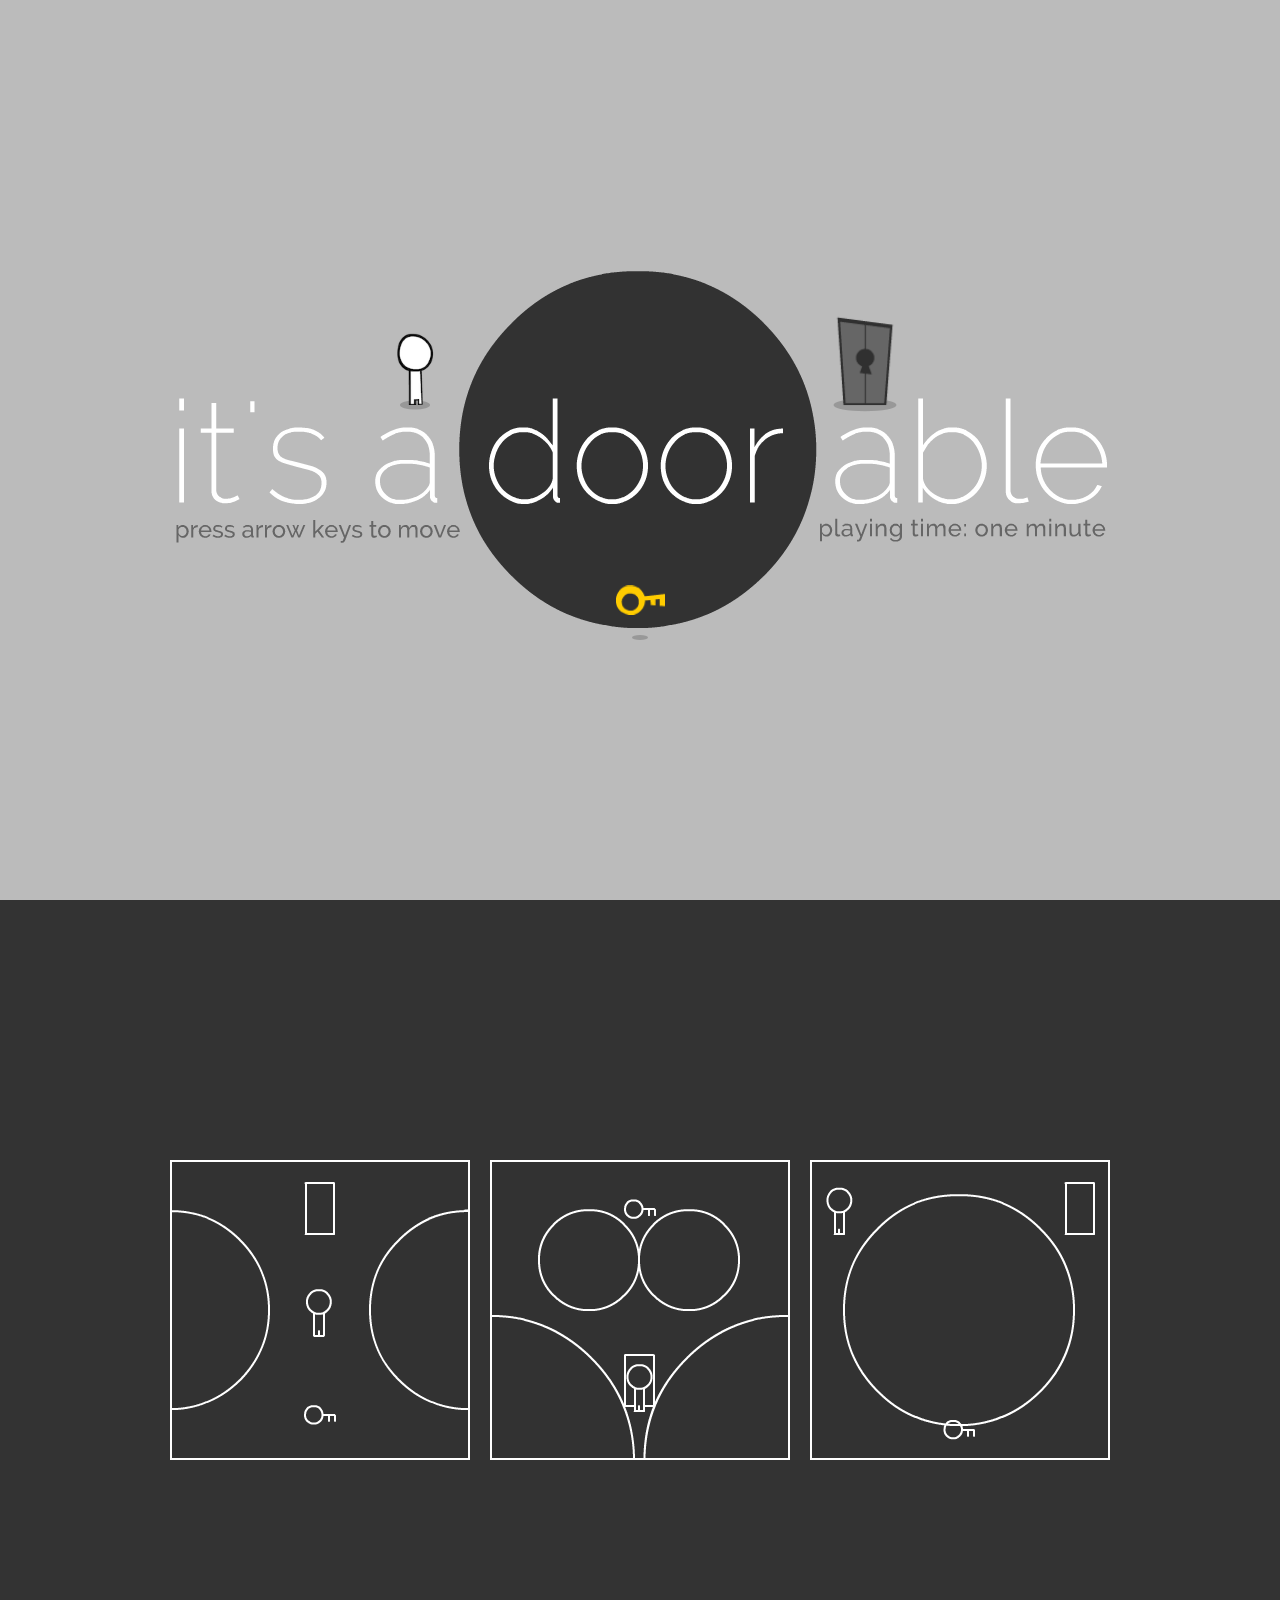
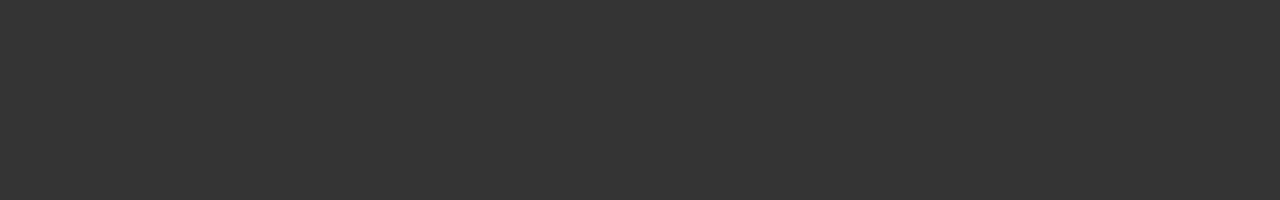
<file: index.html>
<!DOCTYPE html>
<html>
  <head>
    <meta charset="UTF-8">
    <title>Love Carrol</title>
    <link rel="stylesheet" type="text/css" href="css/index.css">
    <script type="text/javascript" src="js/jquery-3.1.0.min.js"></script>
    <script type="text/javascript" src="js/garden_dev.js"></script>
  </head>

  <body>
    <audio autoplay="autopaly">
      <source src="game.mp3" type="audio/mp3" />
    </audio>

    <div id="loading"><div>LOADING</div></div>

    <div id="whole_container">
      <div id="screen_one">
	<canvas id="canvas_intro"></canvas>
      </div>
      <div id="screen_two">
	<div id="canvas_container">
	  <canvas id="canvas_1" width="300" height="380"></canvas>
	  <canvas id="canvas_2" width="300" height="380"></canvas>
	  <canvas id="canvas_3" width="300" height="380" style="margin:0"></canvas>
	  <div id="valentines_text"></div>
	  <div id="rewind_text">rewinding...</div>
	  <div id="replay_text">playing back...</div>
	</div>
        <canvas id="garden" width="400" height="400"></canvas>
      </div>
    </div>

  </body>

</html>

<script src="js/Key.js"></script>
<script src="js/game.js"></script>
<script src="js/popup.js"></script>
<script src="js/soundjs-0.6.0.min.js"></script>
</file>
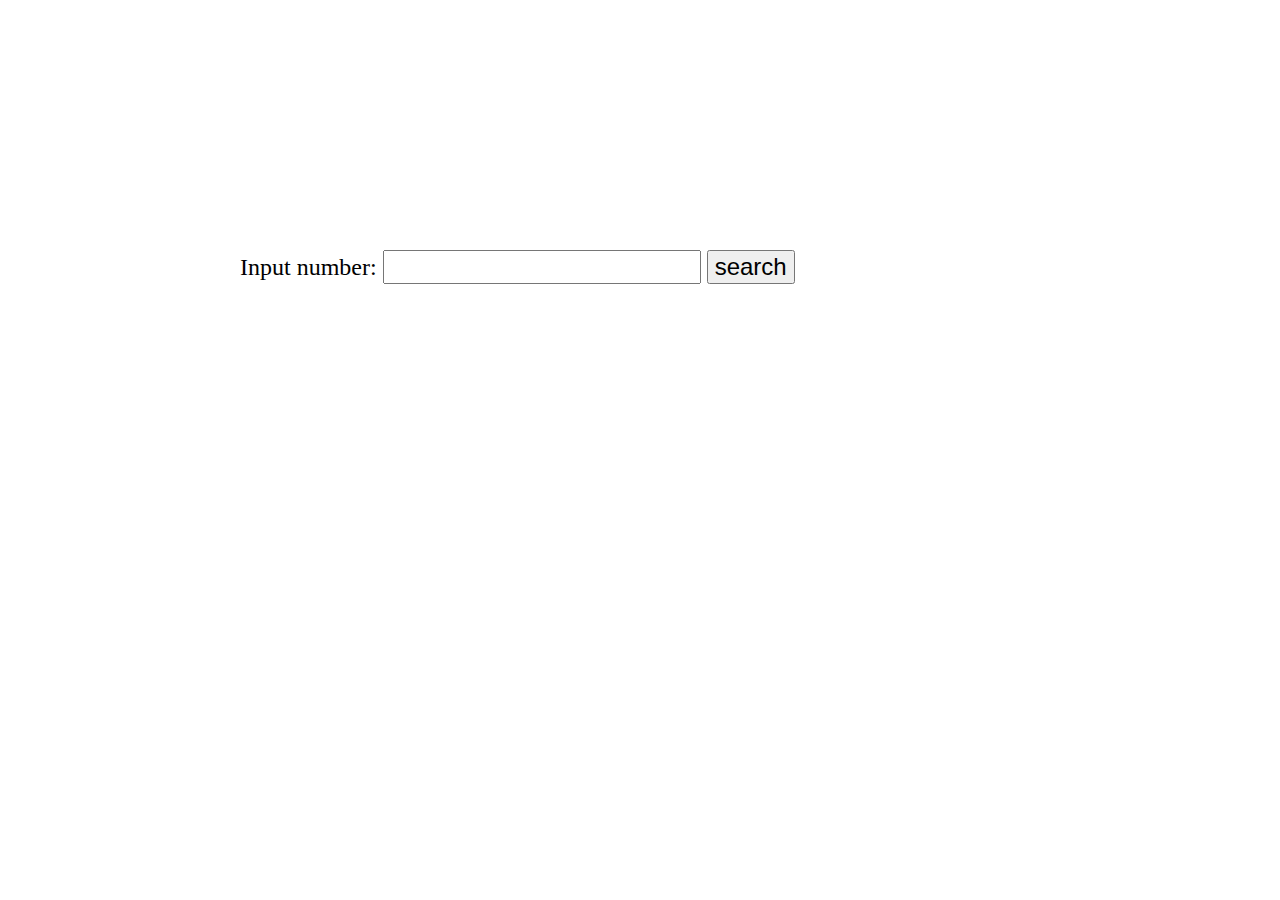
<file: bike.html>
<!DOCTYPE html>
<html>
  <head>
    <meta charset="UTF-8">
    <title>ofobicycle</title>
    <script type="text/javascript" src="js/jquery-3.1.0.min.js"></script>
  </head>

  <body>
    <div id="main" style="position:absolute; width:800px; height: 400px; left:50%; top:50%; margin-left:-400px; margin-top:-200px">
      <div id="search" style="font-size:24px">
        Input number: <input id="str" type="search" name="search_name" style="font-size:24px"/>
        <button class="w3-btn" id="btn" style="font-size:24px">search</button>
      </div>
      <div id="result" style="font-size:24px">

      </div>
    </div>

  </body>

  <script>
    var str = $("#str");
    var btn = $("#btn");
    var res = $("#result")
    btn.click(function(e) {
      $.get("bike.txt", function(data) {
        var lines = data.split("\n");
        for (var i = 0, len = lines.length; i < len; i++) {
          line = lines[i];
          if (line.indexOf(str.val()) == 0) {
            //alert(line);
            res.text(line);
            break;
          }
        }
      }, "text");
    });
  </script>

</html>
<!-- -->
</file>
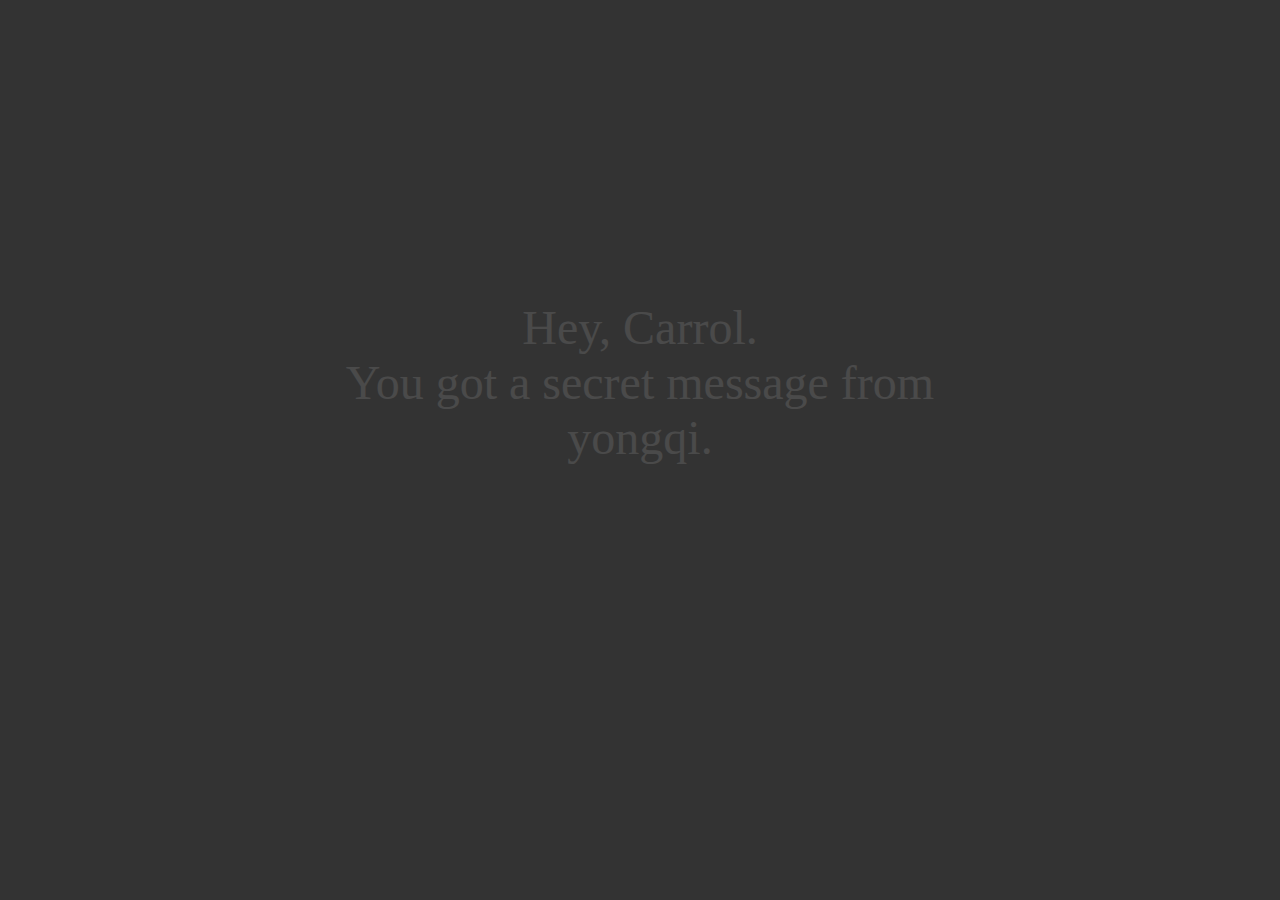
<file: message.html>
<!DOCTYPE html>
<html style="background:#333; text-align:center">
  <head>
    <meta charset="UTF-8">
    <title>Secret Message</title>
    <script type="text/javascript" src="js/jquery-3.1.0.min.js"></script>
    <script type="text/javascript" src="js/functions.js"></script>
  </head>

  <body>
    <audio id="bgm" autoplay="autoplay">
      <source src="mission impossible.mp3"/>
    </audio>
    <div id="main" style="position:absolute; width:600px; height: 300px; left:50%; top:50%; margin-left:-300px; margin-top:-150px">
      <div id="text" style="display:none; width:600px; height:200px; font-size:48px; color:#eee">
        <span>Hey, Carrol.</span></br>
        <span>You got a secret message from yongqi.</span></br>
      </div>
      <div id="message" style="width:600px; height:200px; display:none; font-size:48px; color:#ddd">
        First, open your computer</br> and start Chrome browser.</br>
      </div>
      <div id="control-box" style="display:none">
        <button class="w3-btn" id="btn" style="font-size:48px">Next</button>
      </div>
    </div>
  </body>

  <script>
    var box = $("#control-box");
    var btn = $("#btn");
    var bgm = document.getElementById("bgm");
    var txt = $("#text");
    var msg = $("#message");
    var event = 0;

    //box.fadeIn(3000);
    txt.fadeIn(3000);
    btn.click(function(e) {
    if(event==0) {
    console.log("0");
    //bgm.play();
    txt.hide();
    msg.show().typewriter();
    }
    else if(event==1) {
    console.log("1");
    //bgm.play();
    msg.hide();
    msg.text("Next, open the website in Chrome: LoveCarrol.github.io");
    msg.show().typewriter();
    }
    else if(event==2) {
    console.log("2");
    msg.hide();
    msg.text("Now, have some fun ... piupiu");
    msg.show().typewriter();
    $(box).fadeOut(1000);
    }
    // update event;
    if(event<=2) {
    event = event + 1;
    }
    });

    // some browser doesn't work, i have to do this...
    setTimeout("btn.click()", 8000);
    setTimeout("btn.click()", 18000);
    setTimeout("btn.click()", 28000);
    //
  </script>
</html>
</file>
<file: css/index.css>
body{
	margin:0;

	font-family: Helvetica, Arial, sans-serif;
	font-weight: 100;

	overflow: hidden;

}
canvas{
	float:left;
	margin-right: 20px;
}
#whole_container{
	position: absolute;
	width: 100%; height: 100%;
	top:0px;
	-webkit-transition: top 1s ease-in-out;
	-moz-transition: top 1s ease-in-out;
	-ms-transition: top 1s ease-in-out;
	transition: top 1s ease-in-out;
}
#screen_one, #screen_two, #screen_three{
	width:100%; height:100%;
	position: relative;
}
#screen_one{
	background-color: #bbb;
	background-image: url(intro.png);
	background-repeat: no-repeat;
	background-position: 50% 50%;
}
#screen_two{
	background:#333;
}
#screen_three{
	background:#fff;

}
#canvas_container{
	width:940px;
	height:380px;
	position: absolute;
	margin:auto;
	top:0; left:0; right:0; bottom:0;
	background-image: url(levels_bg.png);
	background-repeat: no-repeat;
}

#valentines_text, #rewind_text, #replay_text{
	display: none;
	position: absolute;
	bottom:0;
	width:100%;
	height:50px;
	color:#666;
	font-size: 30px;
	text-align: center;
	letter-spacing: 0px;

	-webkit-transition: letter-spacing 5s ease-out;
	-moz-transition: letter-spacing 5s ease-out;
	-ms-transition: letter-spacing 5s ease-out;
	transition: letter-spacing 5s ease-out;

}
#rewind_text, #replay_text{
	color: #ccc;
	letter-spacing: 2px;
	/*text-align: left;*/
}
#end_container{
	width: 800px;
	height: 550px;
	margin: auto;
	position: absolute;
	top: 0;
	bottom: 0;
	left: 0;
	right: 0;
	font-size: 25px;

	text-align: center;
}
#support{
	font-size: 30px;
	color:#fff;
	background:#ff7f29;
	padding: 10px;
	width:320px;
	border-radius: 10px;
	margin: 10px auto;
	cursor: pointer;

	position: relative;
	top: 0px;

	text-decoration: none;
	
	-webkit-transition: all 0.1s ease-out;
	-moz-transition: all 0.1s ease-out;
	-ms-transition: all 0.1s ease-out;
	transition: all 0.1s ease-out;

}
#support:hover{
	background: #ffce87;
	top: -3px;
}
input#your_message{
	display: block;
	width: 100%;
	font-size: 30px;
	padding: 5px;
	border: 2px solid #ddd;
	margin: 5px 0 40px 0;

	color: #666;
	padding-top: 8px;

	font-family: Helvetica, Arial, sans-serif;
	font-weight: 100;

	text-align: center;
}
input#your_link{
	display: block;
	width: 100%;
	font-size: 15px;
	padding: 5px;
	background: #ddd;
	border:none;
	margin: 5px 0 40px 0;

	color: #666;

	font-family: Helvetica, Arial, sans-serif;
	font-weight: 100;

	text-align: center;
}
#share{
	width:330px;
	margin:5px auto;
	height:50px;
	margin-bottom: 30px;
}
#share > div{
	float: left;
	width: 50px; height: 50px;
	margin-right: 5px;

	opacity: 0.25;
	position: relative;
	top:0;
	cursor: pointer;

	-webkit-transition: all 0.1s ease-out;
	-moz-transition: all 0.1s ease-out;
	-ms-transition: all 0.1s ease-out;
	transition: all 0.1s ease-out;

}
#share > div:hover{
	opacity: 0.7;
	top:-3px;
}
#share_facebook{
	background: url(../icons/facebook.png);
}
#share_twitter{
	background: url(../icons/twitter.png);
}
#share_plus{
	background: url(../icons/plus.png);
}
#share_tumblr{
	background: url(../icons/tumblr.png);
}
#share_reddit{
	background: url(../icons/reddit.png);
}
#share_stumbleupon{
	background: url(../icons/stumbleupon.png);
	margin-right: 0px;
}
#bottom{
	font-size: 17px;
	position: absolute;
	bottom: 10px;
	right: 10px;
	color: #999;
}
#bottom a{
	color: #aaa;
}
#bottom a:hover{
	color: #ccc;
}

#loading{
	position: fixed;
	top:0; left:0;

	width:100%;
	height: 100%;

	background: #333;
	color: #fff;
	font-size: 30px;
	letter-spacing: 5px;
	text-align:center;

	z-index: 1;
}
#loading > div{
	position: absolute;
	margin: auto;
	top:0; left:0; right:0; bottom:0;
	width:100%; height:50px;
}
</file>
